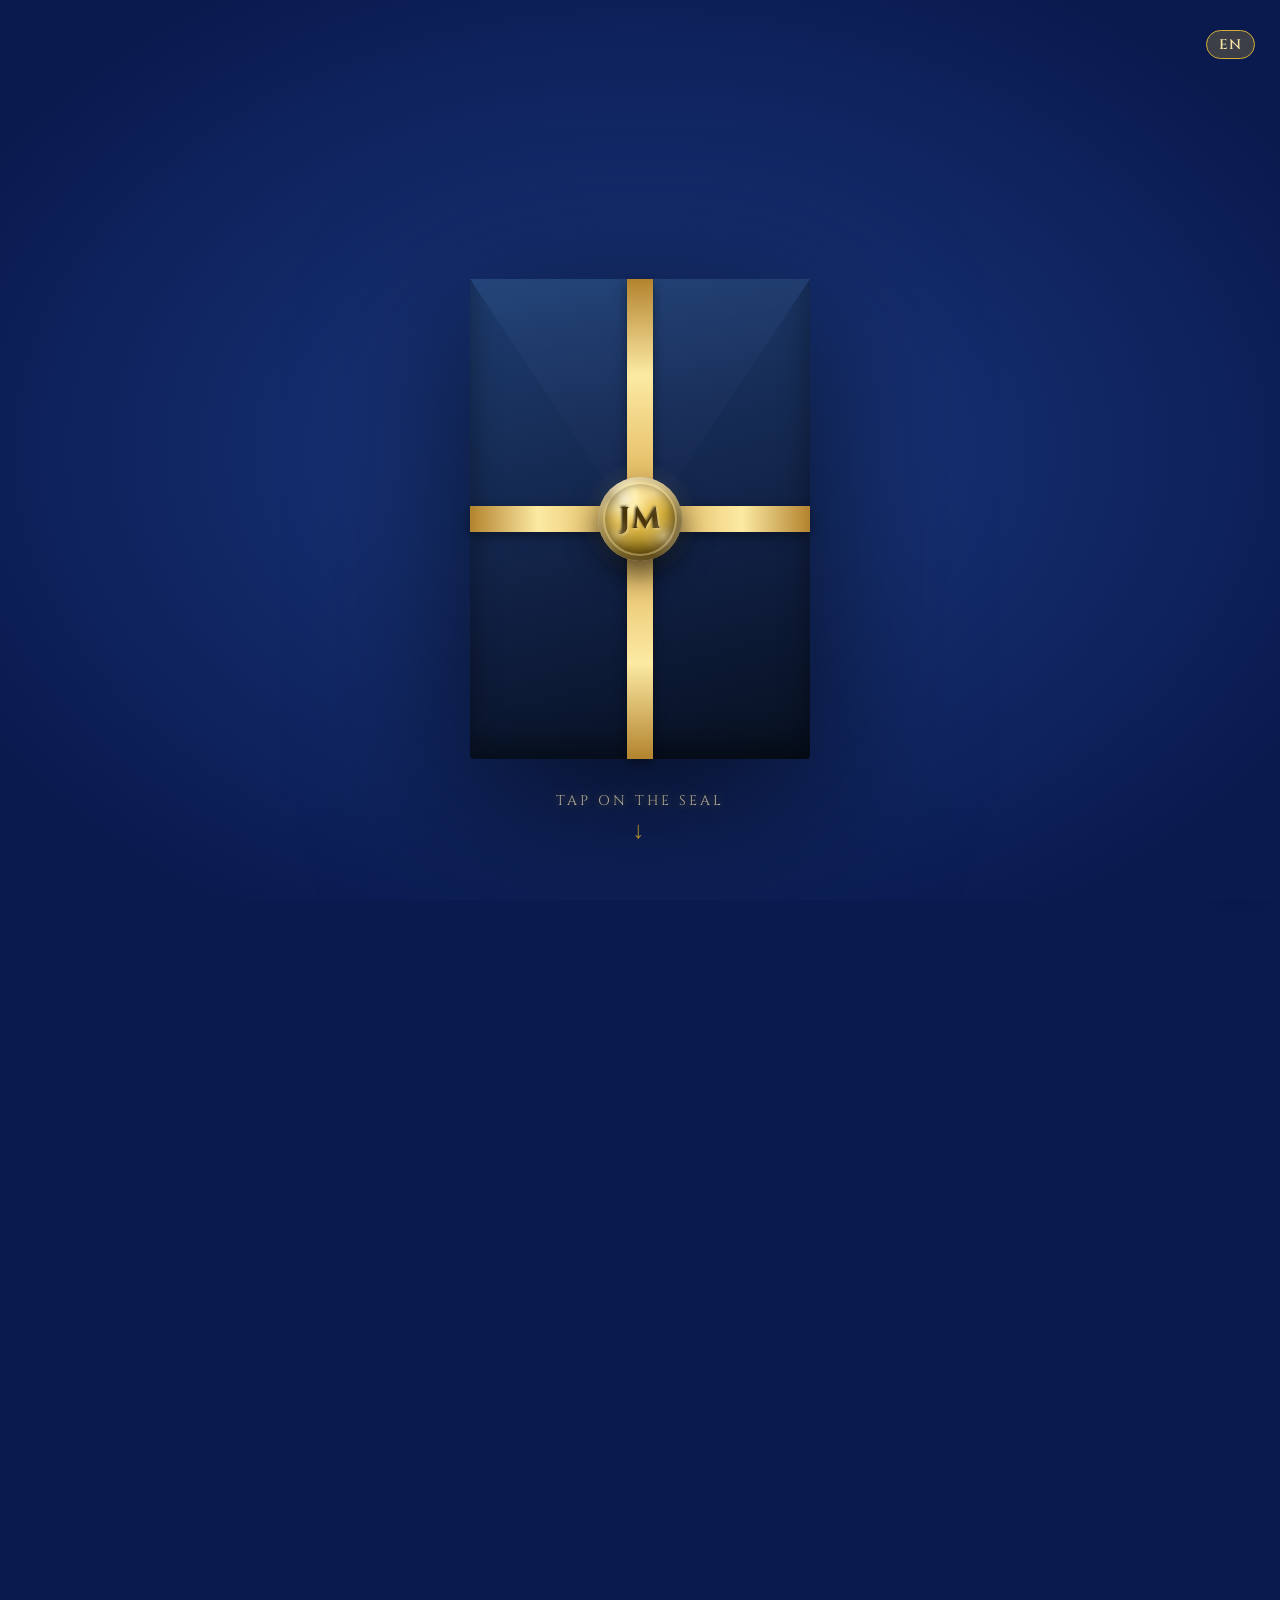
<file: tuy/index.html>
<!DOCTYPE html>
<html lang="ru">

<head>
  <link rel="icon" type="image/png" sizes="96x96" href="favicon96.png">
  <link rel="icon" type="image/png" sizes="32x32" href="favicon32.png">
  <link rel="icon" type="image/png" sizes="16x16" href="favicon16.png">
  <meta charset="UTF-8">
  <meta name="color-scheme" content="light only">
  <meta name="viewport"
    content="width=device-width, initial-scale=1.0, maximum-scale=1.0, user-scalable=no, viewport-fit=cover">
  <title>Приглашение на свадьбу</title>
  <link rel="preconnect" href="https://fonts.googleapis.com">
  <link
    href="https://fonts.googleapis.com/css2?family=Cormorant+Garamond:ital,wght@0,300;0,400;0,500;0,600;1,400&family=Cinzel:wght@400;500;600;700&family=Tangerine:wght@400;700&family=Great+Vibes&display=swap"
    rel="stylesheet">
  <!-- Подключаем CSS -->
  <link rel="stylesheet" href="css/base.css">
  <link rel="stylesheet" href="css/0-envelope.css">
  <link rel="stylesheet" href="css/1-hero.css">
  <link rel="stylesheet" href="css/2-countdown-quran.css">
  <link rel="stylesheet" href="css/3-timeline.css">
  <link rel="stylesheet" href="css/4-venue.css">
  <link rel="stylesheet" href="css/5-footer.css">
</head>

<body>

  <!-- ЕДИНЫЙ НЕПРЕРЫВНЫЙ ФОН ДЛЯ ВСЕЙ СТРАНИЦЫ -->
  <div class="bg-fixed" aria-hidden="true"></div>

  <!-- ============ 0. КОНВЕРТ ============ -->
  <div class="invitation-screen" id="invitationScreen">
    <div class="bg-particles" id="bgParticles"></div>

    <div class="invitation-wrapper">
      <div class="lang-switcher" id="langSwitcher">
        <button class="lang-switcher-btn" title="Выбрать язык">RU</button>
      </div>
      <div class="envelope-float" id="envelopeFloat" style="margin-top: 25vh;">


        <div class="envelope-3d" id="envelope3d">

          <!-- Задняя стенка конверта -->
          <div class="env-back"></div>

          <!-- Карточка -->
          <div class="env-card" id="envCard">
            <div class="env-card-glow"></div>
            <div class="env-card-inner">
              <div class="ec-orn">✦</div>
              <div class="ec-mono gold-shine" id="monogram">MJ</div>
              <div class="ec-title">Wedding Invitation</div>
              <div class="ec-divider"></div>
              <div class="ec-text" data-lang-key="envelope_text">Мы рады пригласить Вас<br>наше свадебное торжество
              </div>
              <div class="ec-orn">✦</div>
            </div>
          </div>

          <!-- Карман -->
          <div class="env-pocket"></div>

          <!-- Ленты -->
          <div class="env-ribbon-vertical" id="ribbonV"></div>
          <div class="env-ribbon-horizontal" id="ribbonH"></div>

          <!-- Клапан -->
          <div class="env-flap" id="envFlap"></div>

          <!-- Восковая печать -->
          <div class="env-seal" id="envSeal">
            <div class="wax-glow"></div>
            <div class="wax-body">
              <div class="wax-stamp" id="waxMonogram"></div>
            </div>
            <div class="wax-crack crack-1"></div>
            <div class="wax-crack crack-2"></div>
          </div>

        </div>
      </div>

      <div class="open-hint" id="openHint">
        <span class="hint-glow" data-lang-key="open_hint">Снимите печать</span>
        <div class="hint-arrow">↓</div>
      </div>
    </div>

    <div class="spark-field" id="sparkField"></div>
  </div>

  <!-- ============ ОСНОВНОЙ КОНТЕНТ ============ -->
  <main class="content" id="content">

    <div class="bg-decorations" id="bgDecorations">
      <div class="petals" id="petals"></div>
      <div class="crystal-rain" id="crystalRain"></div>
      <div class="ambient-sparkle" id="ambientSparkle"></div>
      <div class="floral-drift" id="floralDrift"></div>
    </div>


    <!-- 1. HERO -->
    <section class="hero">
      <div class="hero-bg"></div>
      <div class="hero-overlay"></div>

      <div class="hero-florals" aria-hidden="true">
        <span class="floral fl-1">❀</span>
        <span class="floral fl-2">❀</span>
        <span class="floral fl-3">❀</span>
        <span class="floral fl-4">❀</span>
      </div>

      <div class="chandeliers">
        <span></span><span></span><span></span><span></span><span></span>
      </div>

      <div class="hero-inner reveal">
        <div class="hero-topline" data-lang-key="hero_topline">— Приглашаем —<br>— на свадебное торжество —</div>
        <div class="hero-monogram">
          <span class="mono-letter gold-shine" id="monogram">JM</span>
        </div>

        <h1 class="hero-names">
          <span class="names-row fit-text" id="namesRow">
            <span class="name-shine" id="groomName">Джамшед</span>
            <span class="names-and">&amp;</span>
            <span class="name-shine" id="brideName">Муздалифа</span>
          </span>
        </h1>

        <div class="hero-line"></div>
        <div class="hero-date" id="weddingDate">7 ноября 2026</div>

        <div class="hero-quran">
          <div class="hq-orn">❁❁❁</div>
          <p class="hq-translate" data-lang-key="quran_1_translate">«И сотворили Мы вас парами»</p>
          <div class="hq-ref" data-lang-key="quran_1_ref">— Коран, Сура 78 «Весть», аят 8 —</div>
        </div>

        <div class="scroll-down">
          <div class="mouse"></div>
          <span data-lang-key="scroll_down">Листайте вниз</span>
        </div>
      </div>
    </section>

    <!-- 2. ОБРАТНЫЙ ОТСЧЁТ + АЯТ -->
    <section class="countdown-sec reveal">
      <h2 class="section-title" data-lang-key="countdown_title">До торжества осталось</h2>
      <div class="countdown" id="countdown">
        <div class="cd-item"><span class="cd-num" id="cdDays">00</span><span class="cd-label"
            data-lang-key="cd_days">дней</span></div>
        <div class="cd-item"><span class="cd-num" id="cdHours">00</span><span class="cd-label"
            data-lang-key="cd_hours">часов</span></div>
        <div class="cd-item"><span class="cd-num" id="cdMins">00</span><span class="cd-label"
            data-lang-key="cd_mins">минут</span></div>
        <div class="cd-item"><span class="cd-num" id="cdSecs">00</span><span class="cd-label"
            data-lang-key="cd_secs">секунд</span></div>
      </div>
    </section>

    <section class="quran-sec reveal">
      <div class="quran-frame">
        <div class="quran-corner tl"></div>
        <div class="quran-corner tr"></div>
        <div class="quran-corner bl"></div>
        <div class="quran-corner br"></div>
        <div class="quran-orn">❁</div>
        <p class="quran-translate" data-lang-key="quran_2_translate">«И из Его знамений — то, что Он сотворил для вас из
          вас самих супругов, чтобы вы находили в них покой, и установил между вами любовь и милосердие»</p>
        <div class="quran-divider"><span>❖</span></div>
        <div class="quran-ref" data-lang-key="quran_2_ref">Сура Ар-Рум, 30:21</div>
      </div>
    </section>

    <!-- 3. ТАЙМЛАЙН -->
    <section class="timeline-sec">
      <h2 class="section-title reveal" data-lang-key="timeline_title">Ход торжества</h2>
      <div class="timeline" id="timeline">
        <div class="tl-progress" id="tlProgress"></div>

        <div class="tl-item reveal" data-side="left">
          <div class="tl-dot"><span class="tl-icon">🌅</span></div>
          <div class="tl-card">
            <div class="tl-time">08:00</div>
            <h3 class="tl-name" data-lang-key="tl_name_1">Оши Нахор</h3>
            <p class="tl-desc" data-lang-key="tl_desc_1">Утренний плов — древняя традиция, объединяющая семьи за одним
              дастарханом.</p>
          </div>
        </div>

        <div class="tl-item reveal" data-side="right">
          <div class="tl-dot"><span class="tl-icon">🤵</span></div>
          <div class="tl-card">
            <div class="tl-time">14:00</div>
            <h3 class="tl-name" data-lang-key="tl_name_2">Ҷўра-домод</h3>
            <p class="tl-desc" data-lang-key="tl_desc_2">Сбор друзей жениха и торжественные проводы по традиции.</p>
          </div>
        </div>

        <div class="tl-item reveal" data-side="left">
          <div class="tl-dot"><span class="tl-icon">💍</span></div>
          <div class="tl-card">
            <div class="tl-time">15:30</div>
            <h3 class="tl-name" data-lang-key="tl_name_3">Церемония</h3>
            <p class="tl-desc" data-lang-key="tl_desc_3">Торжественная регистрация и обмен клятвами перед близкими.</p>
          </div>
        </div>

        <div class="tl-item reveal" data-side="right">
          <div class="tl-dot"><span class="tl-icon">🍽️</span></div>
          <div class="tl-card">
            <div class="tl-time">17:00</div>
            <h3 class="tl-name" data-lang-key="tl_name_4">Свадебный банкет</h3>
            <p class="tl-desc" data-lang-key="tl_desc_4">Праздничный ужин, музыка и первый танец молодожёнов.</p>
          </div>
        </div>

        <div class="tl-item reveal" data-side="left">
          <div class="tl-dot"><span class="tl-icon">🎂</span></div>
          <div class="tl-card">
            <div class="tl-time">19:00</div>
            <h3 class="tl-name" data-lang-key="tl_name_5">Свадебный торт</h3>
            <p class="tl-desc" data-lang-key="tl_desc_5">Разрезание торта и сладкий момент под звёздным светом люстр.
            </p>
          </div>
        </div>

        <div class="tl-item reveal" data-side="right">
          <div class="tl-dot"><span class="tl-icon">🌙</span></div>
          <div class="tl-card">
            <div class="tl-time">20:00</div>
            <h3 class="tl-name" data-lang-key="tl_name_6">Завершение торжества</h3>
            <p class="tl-desc" data-lang-key="tl_desc_6">Тёплые объятия, слова благодарности и добрые пожелания на
              прощание.</p>
          </div>
        </div>
      </div>
    </section>

    <!-- 4. МЕСТО ПРОВЕДЕНИЯ -->
    <section class="venue-sec reveal">
      <h2 class="section-title" data-lang-key="venue_title">Место торжества</h2>
      <div class="venue-card">
        <div class="venue-florals">❀ ❦ ❀</div>
        <div class="venue-icon">📍</div>
        <h3 class="venue-name" id="venueName">Свадебный зал «Tajmahal»</h3>
        <p class="venue-addr" id="venueAddr">Tajmahal Diamond, Худжанд</p>
        <div class="venue-map">
          <iframe id="mapFrame"
            src="https://www.google.com/maps?q=Tajmahal+Diamonds+Hall&ll=40.2984074,69.6478986&z=18&output=embed"
            loading="lazy" referrerpolicy="no-referrer-when-downgrade"></iframe>
        </div>
        <a class="venue-btn" id="mapBtn" data-lang-key="open_map" href="https://maps.app.goo.gl/HWGpkXRQCatr9p626"
          target="_blank">Открыть в картах</a>
      </div>
    </section>

    <!-- 5. ФУТЕР -->
    <footer class="footer reveal">

      <!-- 1. Карусель поздравлений -->
      <div class="wishes-count" id="wishesCount">0</div>
      <div class="wishes-carousel-wrap">
        <div class="wishes-carousel swiper">
          <div class="swiper-wrapper" id="wishesList"></div>
          <div class="swiper-pagination"></div>
        </div>
        <div class="swipe-hint" id="swipeHint" aria-hidden="true"><span class="swipe-hint-icon">👆</span></div>
      </div>

      <div class="footer-divider"></div>

      <!-- 2. Окно "Оставить поздравление" -->
      <button class="rsvp-btn" id="wishOpenBtn" data-lang-key="wish_open_btn">Оставить поздравление</button>
      <div class="modal-overlay" id="wishModal">
        <div class="modal-box">
          <span class="close-modal" id="wishModalClose">&times;</span>
          <h3 data-lang-key="wish_modal_title">Оставить поздравление</h3>
          <form id="wishForm" class="modal-form">
            <div class="form-group">
              <label for="wishName" data-lang-key="wish_name_label">Ваше имя</label>
              <input type="text" id="wishName" required minlength="2" maxlength="22">
            </div>
            <div class="form-group">
              <label for="wishText" data-lang-key="wish_text_label">Ваше поздравление</label>
              <textarea id="wishText" rows="4" required minlength="6" maxlength="180"></textarea>
              <div class="char-counter" id="wishTextCounter">0/180</div>
            </div>
            <div class="checkbox-group">
              <input type="checkbox" id="wishConsent" required>
              <label for="wishConsent" data-lang-key="wish_consent">Я даю согласие на публикацию моего поздравления на
                сайте после предварительной проверки организаторами свадьбы и я понимаю, что окончательное решение о
                публикации остаётся за ними.</label>
            </div>
            <button type="submit" class="rsvp-btn" data-lang-key="wish_submit">Отправить</button>
          </form>
          <div class="modal-success" id="wishSuccess">
            <span class="emoji">📨</span>
            <span data-lang-key="wish_sent_text">Спасибо! Ваше поздравление отправлено на модерацию и будет опубликовано
              после проверки.</span>
          </div>
        </div>
      </div>

      <!-- Сообщение снаружи (вместо кнопки после отправки) -->
      <div id="wishSuccessOutside" class="modal-success" style="display: none;">
        <span class="emoji">📨</span>
        <span data-lang-key="wish_sent_text">Спасибо! Ваше поздравление отправлено на модерацию и будет опубликовано
          после проверки.</span>
      </div>

      <div class="footer-divider"></div>

      <!-- 3. Монограмма и имена (существующий блок) -->
      <div class="footer-mono gold-shine" id="footMono">MJ</div>
      <p class="footer-names">
        <span class="fit-text" id="footNamesWrap">
          <span class="name-shine" id="footNames">Джамшед</span>
          <span class="names-and">&amp;</span>
          <span class="name-shine">Муздалифа</span>
        </span>
      </p>
      <p class="footer-date" id="footDate">07.11.2026</p>

      <div class="footer-divider"></div>

      <!-- 4. Модальное окно RSVP (открывается через старую кнопку) -->
      <div class="modal-overlay" id="rsvpModal">
        <div class="modal-box">
          <span class="close-modal" id="rsvpModalClose">&times;</span>
          <h3 data-lang-key="rsvp_modal_title">Подтверждение участия</h3>
          <form id="rsvpForm" class="modal-form">
            <div class="form-group">
              <label for="rsvpName" data-lang-key="rsvp_name_label">Ваше имя</label>
              <input type="text" id="rsvpName" required>
            </div>
            <div class="form-group">
              <label for="rsvpPhone" data-lang-key="rsvp_phone_label">Телефон (необязательно)</label>
              <input type="tel" id="rsvpPhone" placeholder="+ХХХ...">
            </div>
            <div class="form-group">
              <label for="rsvpSide" data-lang-key="rsvp_side_label">Вы со стороны</label>
              <select id="rsvpSide" required>
                <option value="groom" data-lang-key="rsvp_side_groom" selected>Жениха</option>
                <option value="bride" data-lang-key="rsvp_side_bride">Невесты</option>
              </select>
            </div>
            <div class="form-group">
              <label for="rsvpGuests" data-lang-key="rsvp_guests_label">Количество гостей</label>
              <select id="rsvpGuests" required>
                <option value="1" selected>1</option>
                <option value="2">2</option>
                <option value="3">3</option>
                <option value="4+">4+</option>
              </select>
            </div>
            <button type="submit" class="rsvp-btn" data-lang-key="rsvp_submit">Подтвердить</button>
          </form>

          <div class="modal-success" id="rsvpSuccess">
            <span class="emoji">✅</span>
            <span data-lang-key="rsvp_sent_text">Спасибо! Мы учли ваше присутствие.</span>
          </div>
        </div>
      </div>

      <!-- Сообщение снаружи (вместо кнопки после отправки) -->
      <div id="rsvpSuccessOutside" class="modal-success" style="display: none;">
        <span class="emoji">✅</span>
        <span data-lang-key="rsvp_sent_text">Спасибо! Мы учли ваше присутствие.</span>
      </div>

      <!-- 5. Старый блок RSVP (теперь он открывает модалку, номер телефона убран) -->
      <div class="footer-rsvp">
        <div class="rsvp-orn">❦</div>
        <h2 class="rsvp-title" data-lang-key="rsvp_title">Будем рады видеть вас</h2>
        <!-- Кнопка теперь открывает модальное окно, а не звонит -->
        <button class="rsvp-btn" id="rsvpOpenBtn" data-lang-key="rsvp_btn">Подтвердить участие</button>
      </div>

      <!-- 6. Сердечки -->
      <div class="footer-hearts">❤</div>
    </footer>
  </main>

  <!-- Кнопка "наверх" (новая деталь дизайна) -->
  <button class="scroll-top-btn" id="scrollTopBtn" title="Наверх" aria-label="Наверх">
    <svg viewBox="0 0 24 24"><path d="M12 19V5M5 12l7-7 7 7"/></svg>
  </button>

  <!-- Кнопка музыки -->
  <button class="music-btn" id="musicBtn" title="Музыка">♪</button>
  <audio id="bgMusic" loop preload="auto">
    <source src="assets/audio/audio.opus" type="audio/mpeg">
  </audio>

  <!-- Подключаем JavaScript -->
  <script src="js/config.js"></script>
  <script src="js/utils.js"></script>
  <script src="js/i18n.js"></script>
  <script src="js/0-envelope.js"></script>
  <script src="js/1-hero.js"></script>
  <script src="js/2-countdown.js"></script>
  <script src="js/3-timeline.js"></script>
  <script src="js/4-venue.js"></script>
  <script src="js/5-footer.js"></script>
  <script src="js/music.js"></script>
  <script src="js/main.js"></script>

  <link rel="stylesheet" href="https://cdn.jsdelivr.net/npm/swiper@11/swiper-bundle.min.css" />
  <script src="https://cdn.jsdelivr.net/npm/swiper@11/swiper-bundle.min.js"></script>
</body>

</html>
</file>
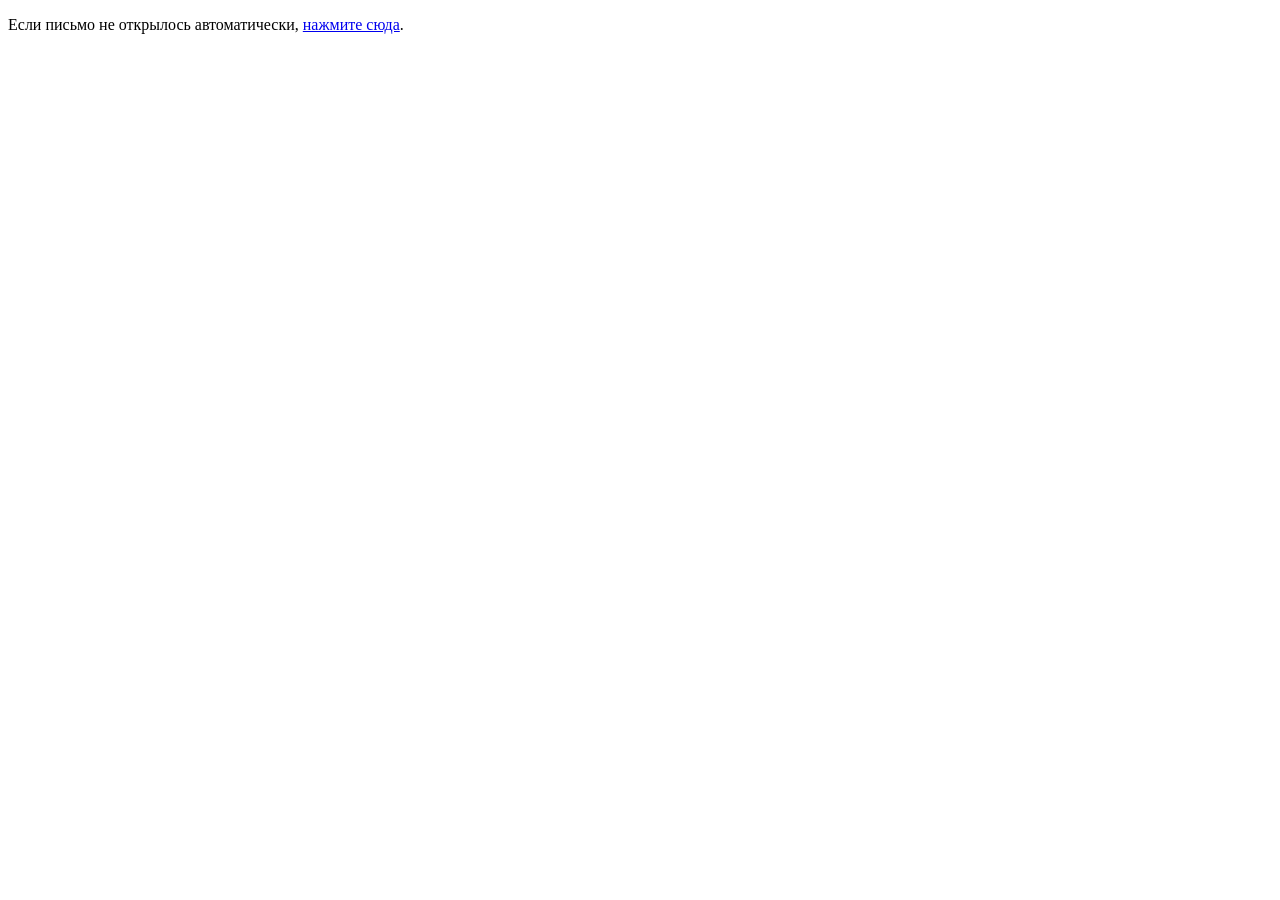
<file: email.html>
<!DOCTYPE html>
<html lang="ru">
<head>
    <meta charset="UTF-8">
    <title>Отправка письма</title>
    <script>
        window.onload = function() {
            window.location.href = "mailto:by@cj3dreams.me";
        };
    </script>
</head>
<body>
    <p>Если письмо не открылось автоматически, <a href="mailto:by@cj3dreams.me">нажмите сюда</a>.</p>
</body>
</html>
</file>
<file: tuy/css/base.css>
/* =========================================================
   БАЗОВЫЕ СТИЛИ (переменные, сброс, общее)
   ========================================================= */
:root{
  --royal-deep:#0a1a4f; --royal:#12296b; --royal-mid:#1e3a8a; --royal-light:#2b52c4;
  --sky:#4a7bd4; --ice:#d7e4ff; --white-silk:#f4f7ff;
  --gold:#d4af37; --gold-light:#f4e3a1; --gold-deep:#b8942b;
  --silver:#c9d4e8; --text-light:#eaf0ff; --text-dim:#a9bce0;
  --shadow:rgba(3,10,40,.55);
  --gold-grad:linear-gradient(135deg,#b8942b 0%,#f4e3a1 25%,#d4af37 50%,#f9f0c0 75%,#b8942b 100%);
  --font-serif:'Cormorant Garamond',serif;
  --font-title:'Cinzel',serif;
  --font-script:'Great Vibes',cursive;
  --font-arabic: 'Amiri', serif; 
  --vh:1vh;
  color-scheme: light only;
}
*{margin:0;padding:0;box-sizing:border-box;}
html{scroll-behavior:smooth;}
body{
  font-family:var(--font-serif);
  background:var(--royal-deep);
  color:var(--text-light);overflow-x:hidden;overflow-y:hidden;
  -webkit-font-smoothing:antialiased;
  position:relative;
}
body.scrollable{overflow-y:auto;-webkit-overflow-scrolling:touch;overscroll-behavior-y:none;}
::-webkit-scrollbar{width:7px;}
::-webkit-scrollbar-track{background:var(--royal-deep);}
::-webkit-scrollbar-thumb{background:var(--gold-grad);border-radius:4px;}

/* ===== ЕДИНЫЙ ФОН ===== */
.bg-fixed{
  position:fixed;top:0;left:0;width:100%;height:calc(var(--vh)*100);height:100lvh;z-index:-1;pointer-events:none;
  transform:translateZ(0);backface-visibility:hidden;
  background:
    radial-gradient(ellipse at 18% 8%,rgba(74,123,212,.28),transparent 55%),
    radial-gradient(ellipse at 85% 92%,rgba(43,82,196,.22),transparent 55%),
    linear-gradient(180deg,var(--royal-mid) 0%,var(--royal-deep) 45%,#071240 100%);
}

/* ===== ЗОЛОТОЙ БЛЕСК ===== */
.gold-shine,.name-shine{
  background:linear-gradient(100deg,
    #b8942b 0%,#d4af37 18%,#f4e3a1 36%,
    #fffef0 50%,#f4e3a1 64%,#d4af37 82%,#b8942b 100%);
  background-size:300% 100%;
  -webkit-background-clip:text;background-clip:text;
  -webkit-text-fill-color:transparent;color:transparent;
  animation:goldRun 9s ease-in-out infinite;
  will-change:background-position;
   padding: 0 9px;
}
.name-shine{animation-duration:11s;}
@keyframes goldRun{
  0%{background-position:0% 50%;}
  50%{background-position:100% 50%;}
  100%{background-position:0% 50%;}
}

/* ===== ОБЩИЙ ЗАГОЛОВОК СЕКЦИЙ ===== */
.section-title{font-family:var(--font-title);font-size:clamp(24px,6.5vw,40px);
  text-align:center;letter-spacing:3px;margin-bottom:34px;position:relative;
  background:linear-gradient(100deg,#b8942b 0%,#d4af37 18%,#f4e3a1 36%,#fffef0 50%,#f4e3a1 64%,#d4af37 82%,#b8942b 100%);
  background-size:300% 100%;
  -webkit-background-clip:text;background-clip:text;-webkit-text-fill-color:transparent;
  animation:goldRun 10s ease-in-out infinite;}
.section-title::after{content:"";display:block;width:60px;height:2px;margin:16px auto 0;background:var(--gold-grad);}

/* ===== REVEAL ===== */
.reveal{opacity:0;transform:translateY(45px);
  transition:opacity 1s ease,transform 1s cubic-bezier(.2,.7,.2,1);}
.reveal.in{opacity:1;transform:none;}

/* ===== ФОНОВЫЕ ДЕКОРАЦИИ (общий слой) ===== */
.bg-decorations {
  position: fixed;
  top: 0;
  left: 0;
  width: 100%;
  height: calc(var(--vh) * 100);
  height: 100lvh;
  pointer-events: none;
  z-index: 1;
  overflow: hidden;
}

.petals,
.crystal-rain,
.ambient-sparkle,
.floral-drift {
  position: absolute;
  inset: 0;
  overflow: hidden;
}

.petal {
  position: absolute;
  top: -30px;
  background: radial-gradient(circle at 30% 30%, #fff, #dce8ff 60%, #b8cdf0);
  border-radius: 150% 0 150% 0;
  box-shadow: 0 0 6px rgba(255, 255, 255, .5);
  animation: petalFall linear infinite;
}
@keyframes petalFall {
  0%   { transform: translateY(-30px) rotate(0); opacity: 0; }
  10%  { opacity: 1; }
  90%  { opacity: 1; }
  100% { transform: translateY(105vh) rotate(540deg) translateX(60px); opacity: 0; }
}

.ambient-sparkle span {
  position: absolute;
  border-radius: 50%;
  background: radial-gradient(circle, var(--gold-light), rgba(212, 175, 55, 0));
  animation: twinkle linear infinite;
  opacity: 0;
}

.drift-flower {
  position: absolute;
  top: -40px;
  color: rgba(200, 222, 255, .5);
  text-shadow: 0 0 10px rgba(180, 210, 255, .55);
  animation: driftFall linear infinite;
}
@keyframes driftFall {
  0%   { transform: translateY(-40px) translateX(0) rotate(0deg); opacity: 0; }
  8%   { opacity: .85; }
  92%  { opacity: .85; }
  100% { transform: translateY(105vh) translateX(50px) rotate(220deg); opacity: 0; }
}

/* ===== КНОПКА МУЗЫКИ ===== */
.music-btn{position:fixed;right:16px;bottom:16px;z-index:900;
  width:52px;height:52px;border-radius:50%;border:1px solid rgba(212,175,55,.5);
  background:linear-gradient(160deg,var(--royal-light),var(--royal-deep));
  color:var(--gold-light);font-size:22px;cursor:pointer;
  box-shadow:0 8px 20px var(--shadow);display:flex;align-items:center;justify-content:center;
  transition:transform .3s ease;}
.music-btn:hover{transform:scale(1.1);}
.music-btn.playing{animation:spin 4s linear infinite;}
@keyframes spin{to{transform:rotate(360deg);}}

/* ===== КНОПКА "НАВЕРХ" (новая деталь дизайна) ===== */
.scroll-top-btn{position:fixed;left:16px;bottom:16px;z-index:900;
  width:52px;height:52px;border-radius:50%;border:1px solid rgba(212,175,55,.5);
  background:linear-gradient(160deg,var(--royal-light),var(--royal-deep));
  color:var(--gold-light);font-size:20px;cursor:pointer;
  box-shadow:0 8px 20px var(--shadow);display:flex;align-items:center;justify-content:center;
  opacity:0;pointer-events:none;transform:translateY(12px) scale(.85);
  transition:opacity .35s ease,transform .35s ease;}
.scroll-top-btn.visible{opacity:1;pointer-events:auto;transform:translateY(0) scale(1);}
.scroll-top-btn:hover{transform:scale(1.1);}
.scroll-top-btn svg{width:20px;height:20px;fill:none;stroke:currentColor;stroke-width:2.4;
  stroke-linecap:round;stroke-linejoin:round;}

/* ===== АДАПТИВ ===== */
@media(max-width:600px){
  .timeline::before,.tl-progress{left:22px;}
  .tl-item{width:100%;left:0 !important;text-align:left !important;padding:18px 14px 18px 56px;}
  .tl-item .tl-dot{left:0 !important;right:auto !important;width:40px;height:40px;top:26px;}
  .tl-card{text-align:left;display:block;}
  .cd-item{padding:14px 4px;}
  .cd-num{font-size:clamp(22px,9vw,34px);}
  .cd-label{font-size:9px;}
}
@media(max-width:380px){
  .countdown{gap:8px;}
  .cd-item{padding:12px 3px;}
  .cd-label{letter-spacing:1px;}
  .hero-inner{padding:12px;}
  .quran-frame{padding:40px 22px;}
  .names-row{gap:8px;}
}
@media(max-height:700px){
  .hero{padding:40px 20px;}
  .hero-monogram{font-size:clamp(48px,18vw,90px);}
  .names-row{font-size:clamp(26px,8vw,58px);}
  .hero-quran{margin:22px auto 6px;}
  .scroll-down{margin-top:26px;}
}
@media(min-width:1000px){
  .hero-inner{max-width:700px;}
  .quran-frame,.venue-card{max-width:640px;}
}
@media(prefers-reduced-motion:reduce){
  *{animation:none !important;transition-duration:.01ms !important;}
}

/* ===== ОПТИМИЗАЦИЯ: ставим анимации на паузу, когда вкладка неактивна
   (пользователь свернул/переключил вкладку) — экономит батарею и CPU,
   не меняя внешний вид, когда страница видна ===== */
body.tab-hidden *{
  animation-play-state:paused !important;
}
</file>
<file: tuy/css/0-envelope.css>
/* =========================================================
   0. КОНВЕРТ — ТЕКСТУРА И ТЕНЬ (БАЗОВЫЙ ЦВЕТ)
   ========================================================= */

.invitation-screen {
  position: fixed;
  inset: 0;
  z-index: 1000;
  display: flex;
  align-items: center;
  justify-content: center;
  padding: 10px;
  background: radial-gradient(ellipse at center, #1b3a82 0%, #0a1a4f 85%);
  transition: transform 1.3s cubic-bezier(.7,0,.25,1), opacity 1s ease;
  overflow: hidden;
  transform: translateZ(0);
  backface-visibility: hidden;
}

.invitation-screen.lift {
  transform: translateY(-110%) translateZ(0) scale(0.93);
  opacity: 0;
  pointer-events: none;
}

.bg-particles { position: absolute; inset: 0; pointer-events: none; }

.invitation-wrapper {
  display: flex;
  flex-direction: column;
  align-items: center;
  gap: 32px;
}

/* ---------- Плавание + ОБЩАЯ ТЕНЬ ---------- */
.envelope-float {
  animation: envFloat 5s ease-in-out infinite;
  will-change: transform;
  backface-visibility: hidden; 
  transform: translateZ(0);
  /* ГЛУБОКАЯ ТЕНЬ НА ВЕСЬ КОНВЕРТ */
  filter: drop-shadow(0 40px 80px rgba(0, 0, 0, 0.65));
}
.envelope-float.frozen { animation: none; }

@keyframes envFloat {
  0%, 100% { transform: translateY(0); }
  50%      { transform: translateY(-10px); }
}

/* ---------- Контейнер ---------- */
.envelope-3d {
  position: relative;
  width: min(76vw, 340px);
  height: min(108vw, 480px);
  perspective: 1300px;
  cursor: pointer;
  transition: transform 0.35s ease;
  transform: translateZ(0);
}

/* ---------- ТЕКСТУРА БУМАГИ (на весь конверт) ---------- */
.envelope-3d::before {
  content: '';
  position: absolute;
  inset: 0;
  border-radius: 5px;
  pointer-events: none;
  z-index: 10; /* поверх всех внутренних слоёв */
  mix-blend-mode: soft-light; /* мягкое смешивание */
  opacity: 0.4;
  /* SVG-шум, создающий эффект бумаги */
  background-image: url("data:image/svg+xml,%3Csvg xmlns='http://www.w3.org/2000/svg' width='200' height='200'%3E%3Cfilter id='noise'%3E%3CfeTurbulence type='fractalNoise' baseFrequency='0.75' numOctaves='3' stitchTiles='stitch'/%3E%3CfeColorMatrix type='matrix' values='1 0 0 0 0 0 1 0 0 0 0 0 1 0 0 0 0 0 0.08 0'/%3E%3C/filter%3E%3Crect width='100%25' height='100%25' filter='url(%23noise)' opacity='0.6'/%3E%3C/svg%3E");
  background-size: 200px 200px;
}

/* ---------- Карман ---------- */
.env-pocket {
  position: absolute;
  inset: 0;
  z-index: 3;
  border-radius: 5px;
  background: linear-gradient(165deg, #1e3d70 0%, #0f1d3e 65%, #071120 100%);
  box-shadow: 0 35px 70px rgba(0,0,0,0.6), inset 0 -15px 30px rgba(0,0,0,0.4);
  clip-path: polygon(0% 0%, 1% 0%, 50% 42%, 99% 0%, 100% 0%, 100% 100%, 0% 100%);
  backface-visibility: hidden;
}

/* ---------- Карточка (чуть выглядывает из щели) ---------- */
.env-card {
  position: absolute;
  left: 14%;
  width: 72%;
  top: 24%;
  height: 62%;
  z-index: 2;
  border-radius: 3px;
  background: linear-gradient(145deg, #fdfbf9 0%, #f5f0e8 60%, #e6dfd3 100%);
  border: 1px solid rgba(212, 175, 55, 0.5);
  box-shadow: 0 15px 30px rgba(0,0,0,0.15), inset 0 0 0 1px rgba(255, 255, 255, 0.9);
  display: flex;
  align-items: flex-start;
  justify-content: center;
  padding-top: 14%;
  transform: translate3d(0, 0, 0);
  transition: transform 1.6s cubic-bezier(0.22, 1, 0.36, 1), box-shadow 1.6s ease;
  will-change: transform;
  backface-visibility: hidden;
}

.env-card-glow {
  position: absolute;
  inset: 0;
  border-radius: 3px;
  box-shadow: 0 0 36px rgba(255, 255, 255, 0.65);
  opacity: 0;
  transition: opacity 1s ease 0.5s;
  pointer-events: none;
}

.env-card.extract {
  transform: translate3d(0, -107%, 0);
  box-shadow: 0 28px 55px rgba(0, 0, 0, 0.6);
}
.env-card.extract .env-card-glow { opacity: 1; }

.ec-orn { color: var(--gold); font-size: 15px; }
.ec-mono { font-family: var(--font-title); font-size: 40px; font-weight: 700; letter-spacing: 4px; }
.ec-title { font-family: var(--font-serif); color: var(--royal-mid); font-size: 11px; letter-spacing: 2px; text-transform: uppercase; margin: 4px 0; }
.ec-divider { width: 45px; height: 1px; background: var(--gold); margin: 10px auto; }
.ec-text { font-family: var(--font-serif); font-size: 14px; color: #111a33; line-height: 1.7; }
.env-card-inner { text-align: center; padding: 20px; }

/* ---------- Ленты ---------- */
.env-ribbon-vertical, .env-ribbon-horizontal {
  position: absolute;
  z-index: 5;
  box-shadow: 0 4px 12px rgba(0, 0, 0, 0.4);
  transition: opacity 0.6s ease, transform 0.6s ease;
}

.env-ribbon-vertical {
  left: 50%; top: 0;
  width: 26px; height: 100%;
  transform: translateX(-50%);
  background: linear-gradient(180deg, #b3832e 0%, #fceaa3 20%, #dba94a 50%, #fceaa3 80%, #b3832e 100%);
}

.env-ribbon-horizontal {
  top: 50%; left: 0;
  width: 100%; height: 26px;
  transform: translateY(-50%);
  background: linear-gradient(90deg, #b3832e 0%, #fceaa3 20%, #dba94a 50%, #fceaa3 80%, #b3832e 100%);
}

.env-ribbon-vertical.fade  { opacity: 0; transform: translateX(-50%) scaleY(0.6); }
.env-ribbon-horizontal.fade { opacity: 0; transform: translateY(-50%) scaleX(0.7); }

/* ---------- Клапан ---------- */
.env-flap {
  position: absolute;
  left: 0%; top: 0;
  width: 100%; height: 52%;
  z-index: 4;
  clip-path: polygon(
    0% 0%,
    100% 0%,
    56% 90%,
    53% 96%,
    50% 98%,
    47% 96%,
    44% 90%
  );
  background: linear-gradient(170deg, #24457a 0%, #1a2f5a 55%, #112245 100%);
  transform-origin: top center;
  transform: rotateX(0deg) translateZ(0);
  transition: transform 1.1s cubic-bezier(0.33, 0, 0.2, 1), z-index 0s linear 0.4s;
  backface-visibility: visible;
  will-change: transform;
  filter: drop-shadow(0 10px 18px rgba(0, 0, 0, 0.5));
}

.env-flap.open {
  transform: rotateX(-172deg) translateZ(0);
  z-index: 1;
}

/* ---------- Восковая печать ---------- */
.env-seal {
  position: absolute;
  left: 50%; top: 50%;
  width: 84px; height: 84px;
  transform: translate(-50%, -50%) translateZ(0);
  backface-visibility: hidden;
  z-index: 10;
  cursor: pointer;
  transition: transform 0.3s ease;
}
.env-seal:hover { transform: translate(-50%, -50%) translateZ(0) scale(1.06); }

.wax-glow {
  position: absolute;
  inset: -14px;
  border-radius: 50%;
  background: radial-gradient(circle, rgba(251, 240, 185, 0.4) 0%, rgba(251, 240, 185, 0.15) 40%, rgba(251, 240, 185, 0.04) 60%, transparent 78%);
  animation: waxPulse 2.6s ease-in-out infinite;
  pointer-events: none;
  transition: opacity 0.4s ease;
}
@keyframes waxPulse {
  0%, 100% { opacity: 0.4; transform: scale(0.92); }
  50%      { opacity: 0.85; transform: scale(1.08); }
}

.wax-body {
  position: absolute;
  inset: 0;
  border-radius: 50%;
  display: flex;
  align-items: center;
  justify-content: center;
  background: radial-gradient(circle at 32% 26%, #fff6d6 0%, #ffefa8 14%, #eac250 32%, #d4af37 52%, #9c7a1f 78%, #5c3f0a 100%);
  box-shadow: 
    inset 0 6px 14px rgba(255, 255, 255, 0.55),
    inset 0 -14px 22px rgba(45, 30, 0, 0.65),
    inset 6px 0 10px rgba(255, 255, 255, 0.12),
    inset -6px 0 12px rgba(40, 26, 0, 0.35),
    0 14px 30px rgba(0, 0, 0, 0.65);
  transition: transform 0.5s ease, opacity 0.5s ease;
}

.wax-body::before {
  content: "";
  position: absolute;
  inset: 5px;
  border-radius: inherit;
  border: 2px solid rgba(255, 235, 170, 0.35);
  box-shadow: inset 0 0 8px rgba(60, 40, 0, 0.4);
}

/* Мелкие "натёки"/пузырьки застывшего воска по краю — добавляют реализма */
.wax-body::after {
  content: "";
  position: absolute;
  inset: 0;
  border-radius: inherit;
  pointer-events: none;
  background:
    radial-gradient(circle at 78% 70%, rgba(255, 246, 214, 0.45) 0%, rgba(255, 246, 214, 0.15) 12%, transparent 26%),
    radial-gradient(circle at 22% 68%, rgba(255, 246, 214, 0.3) 0%, rgba(255, 246, 214, 0.1) 10%, transparent 22%),
    radial-gradient(circle at 65% 20%, rgba(255, 255, 255, 0.35) 0%, rgba(255, 255, 255, 0.1) 14%, transparent 28%),
    radial-gradient(circle at 15% 25%, rgba(60, 40, 0, 0.25) 0%, rgba(60, 40, 0, 0.08) 12%, transparent 26%);
}

.wax-stamp {
  position: relative;
  font-family: var(--font-title);
  font-weight: 700;
  font-size: 30px;
  letter-spacing: 1px;
  color: #4a350a;
  text-shadow: none; 
  filter: drop-shadow(-1px -1px 1px rgba(0, 0, 0, 0.75)) drop-shadow(1px 1px 1px rgba(255, 240, 190, 0.6));
  will-change: auto;
}

.wax-crack {
  position: absolute;
  inset: 0;
  border-radius: 50%;
  background: radial-gradient(circle at 34% 28%, #eac250 0%, #d4af37 45%, #8a6a15 100%);
  box-shadow: 0 6px 14px rgba(0, 0, 0, 0.45);
  opacity: 0;
  clip-path: polygon(0 0, 58% 0, 48% 100%, 0 100%);
  transition: transform 0.7s cubic-bezier(0.34, 1.2, 0.5, 1), opacity 0.6s ease;
}
.wax-crack.crack-2 { clip-path: polygon(52% 0, 100% 0, 100% 100%, 42% 100%); }

.env-seal.broken { pointer-events: none; }
.env-seal.broken .wax-glow { opacity: 0; }
.env-seal.broken .wax-body { opacity: 0; transform: scale(0.9); }
.env-seal.broken .wax-crack { opacity: 1; }
.env-seal.broken .crack-1 { transform: translate(-64px, 18px) rotate(-30deg); opacity: 0; transition-delay: 0s; }
.env-seal.broken .crack-2 { transform: translate(64px, 18px) rotate(30deg); opacity: 0; transition-delay: 0s; }

/* ---------- Подсказка ---------- */
.open-hint {
  text-align: center;
  color: #fdf4d0;
  font-family: var(--font-title);
  letter-spacing: 3px;
  font-size: 14px;
  text-transform: uppercase;
  transition: opacity 0.4s ease;
}
.open-hint.hide { opacity: 0; pointer-events: none; }
.hint-glow { text-shadow: 0 0 8px rgba(214, 175, 55, 0.6); }
.hint-arrow {
  font-size: 24px;
  color: var(--gold);
  margin-top: 5px;
  animation: hintBounce 1.5s ease-in-out infinite;
}
@keyframes hintBounce {
  0%, 100% { transform: translateY(0); }
  50%      { transform: translateY(-6px); }
}

/* ---------- Искры ---------- */
.spark-field { position: fixed; inset: 0; pointer-events: none; z-index: 1100; }
.spark-field .spark {
  position: absolute;
  border-radius: 50%;
  background: radial-gradient(circle, #ffffff 10%, #fff4cc 50%, var(--gold) 100%);
  box-shadow: 0 0 12px #fff4cc;
  animation: sparkOut 1.1s cubic-bezier(0.1, 0.8, 0.3, 1) forwards;
}
@keyframes sparkOut {
  0%   { transform: translate(-50%, -50%) scale(1); opacity: 1; }
  100% { transform: translate(calc(-50% + var(--dx)), calc(-50% + var(--dy))) scale(0); opacity: 0; }
}

/* ---------- Задняя стенка ---------- */
.env-back {
  position: absolute;
  inset: 0;
  z-index: 1;
  border-radius: 5px;
  background: linear-gradient(160deg, #1b2c54 0%, #0c1a3b 70%, #050b1e 100%);
  box-shadow: inset 0 6px 18px rgba(0, 0, 0, 0.4);
  backface-visibility: hidden;
}

/* ---------- Переключатель языка ---------- */
.lang-switcher {
  position: absolute;
  top: max(30px, env(safe-area-inset-top, 30px));
  right: max(25px, env(safe-area-inset-right, 25px));
  z-index: 20;
}
.lang-switcher.hide {
  opacity: 0;
  pointer-events: none;
  transition: opacity 0.3s ease;
}
.lang-switcher-btn {
  background: rgba(212, 175, 55, 0.25);
  border: 1px solid var(--gold);
  color: var(--gold-light);
  font-family: var(--font-title);
  font-size: 14px;
  font-weight: 600;
  padding: 4px 12px;
  border-radius: 20px;
  cursor: pointer;
  transition: background 0.3s, transform 0.2s;
  backdrop-filter: blur(4px);
  letter-spacing: 1px;
}
.lang-switcher-btn:hover {
  background: rgba(212, 175, 55, 0.4);
  transform: scale(1.05);
}
</file>
<file: tuy/css/1-hero.css>
/* =========================================================
   1. HERO
   ========================================================= */
.hero,.countdown-sec,.quran-sec,.timeline-sec,.venue-sec,.footer{
  position:relative;z-index:5;isolation:isolate;
}

.hero{min-height:100vh;min-height:calc(var(--vh)*100);min-height:100svh;
  display:flex;align-items:center;justify-content:center;text-align:center;
  overflow:hidden;padding:50px 20px;}
.hero-bg{position:absolute;inset:0;z-index:0;
  background:radial-gradient(ellipse at 70% 35%,rgba(74,123,212,.35),transparent 60%);}
.hero-overlay{position:absolute;inset:0;z-index:0;
  background:radial-gradient(ellipse at center,transparent 40%,rgba(5,12,45,.5) 100%);}
.hero::after{content:"";position:absolute;inset:0;pointer-events:none;z-index:1;
  background-image:
    radial-gradient(2px 2px at 20% 30%,rgba(244,227,161,.9),transparent),
    radial-gradient(2px 2px at 70% 20%,rgba(215,228,255,.8),transparent),
    radial-gradient(1.5px 1.5px at 40% 70%,rgba(244,227,161,.7),transparent),
    radial-gradient(2px 2px at 85% 60%,rgba(215,228,255,.8),transparent),
    radial-gradient(1.5px 1.5px at 15% 80%,rgba(244,227,161,.7),transparent);
  background-repeat:no-repeat;animation:heroSparkle 5s ease-in-out infinite alternate;}
@keyframes heroSparkle{0%{opacity:.35;transform:translateY(0);}100%{opacity:.9;transform:translateY(-12px);}}

.hero-florals{position:absolute;inset:0;pointer-events:none;z-index:1;}
.floral{position:absolute;color:rgba(180,210,255,.55);
  text-shadow:0 0 14px rgba(150,190,255,.6);animation:floralSway 7s ease-in-out infinite;}
.fl-1{top:9%;left:6%;font-size:22px;animation-delay:0s;}
.fl-2{top:15%;right:8%;font-size:18px;animation-delay:1.4s;}
.fl-3{bottom:20%;left:9%;font-size:16px;animation-delay:2.6s;}
.fl-4{bottom:12%;right:11%;font-size:24px;animation-delay:.8s;}
@keyframes floralSway{
  0%,100%{transform:translateY(0) rotate(-4deg);opacity:.55;}
  50%{transform:translateY(-14px) rotate(4deg);opacity:1;}
}

.crystal-rain{overflow:hidden;}
.crystal-rain.hidden {
  opacity: 0;
  pointer-events: none;
  transition: opacity 0.5s ease;
}
.crystal{position:absolute;top:-20px;width:3px;height:16px;border-radius:50%;
  background:linear-gradient(to bottom,rgba(255,248,222,.95),rgba(244,227,161,.5) 55%,transparent);
  box-shadow:0 0 8px 1px rgba(244,227,161,.55);filter:blur(.4px);
  animation:crystalFall linear infinite;}
@keyframes crystalFall{0%{transform:translateY(-20px);opacity:0;}20%{opacity:1;}80%{opacity:1;}
  100%{transform:translateY(calc(var(--vh)*105));opacity:0;}}

.chandeliers{position:absolute;top:0;left:0;width:100%;height:100%;pointer-events:none;overflow:hidden;z-index:1;}
.chandeliers span{position:absolute;top:-4px;width:2px;height:60px;
  background:linear-gradient(to bottom,rgba(212,175,55,.6),transparent);animation:swing 5s ease-in-out infinite;}
.chandeliers span::after{content:"";position:absolute;bottom:-8px;left:50%;transform:translateX(-50%);
  width:8px;height:8px;border-radius:50%;
  background:radial-gradient(circle,var(--gold-light),rgba(212,175,55,.2));
  box-shadow:0 0 10px var(--gold-light),0 0 20px rgba(212,175,55,.5);}
.chandeliers span:nth-child(1){left:12%;height:90px;animation-delay:0s;}
.chandeliers span:nth-child(2){left:32%;height:55px;animation-delay:.8s;}
.chandeliers span:nth-child(3){left:54%;height:110px;animation-delay:1.4s;}
.chandeliers span:nth-child(4){left:73%;height:70px;animation-delay:.4s;}
.chandeliers span:nth-child(5){left:88%;height:95px;animation-delay:1.1s;}
@keyframes swing{0%,100%{transform:rotate(-2deg);}50%{transform:rotate(2deg);}}

.hero-inner{position:relative;z-index:20;padding:20px;max-width:600px;width:100%;}
.hero-topline {
  font-family: var(--font-serif);
  font-size: clamp(17px, 5vw, 23px); 
  letter-spacing: 3px;
  color: var(--gold-light);
  margin-bottom: 24px;
  font-style: italic;
  opacity: 0.9;
  line-height: 1.4; 
  

  text-shadow: 0 0 15px rgba(212, 175, 55, 0.25);
  animation: heroToplineFloat 6s ease-in-out infinite;
}

@keyframes heroToplineFloat {
  0%, 100% { 
    transform: translateY(0); 
    text-shadow: 0 0 15px rgba(212, 175, 55, 0.25); 
  }
  50% { 
    transform: translateY(-4px); 
    text-shadow: 0 0 30px rgba(212, 175, 55, 0.55); 
  }
}
.hero-monogram{font-family:var(--font-title);font-weight:700;
  font-size:clamp(56px,22vw,120px);line-height:1;position:relative;
  display:flex;align-items:center;justify-content:center;z-index:1;}
.hero-monogram::before{content:"";position:absolute;top:50%;left:50%;
  width:150%;height:150%;transform:translate(-50%,-50%);border-radius:50%;
  background:radial-gradient(circle,rgba(212,175,55,.28) 0%,transparent 60%);
  z-index:-1;filter:blur(22px);animation:glowPulse 3s ease-in-out infinite;pointer-events:none;}
@keyframes glowPulse{0%,100%{opacity:.5;transform:translate(-50%,-50%) scale(1);}
  50%{opacity:1;transform:translate(-50%,-50%) scale(1.2);}}
.hero-monogram .mono-letter{letter-spacing:8px;
  filter:drop-shadow(0 0 18px rgba(212,175,55,.4));}

.hero-names{display:flex;justify-content:center;width:100%;margin:16px 0 12px;overflow:visible;}
.names-row{
  display:inline-flex;align-items:baseline;white-space:nowrap;
  gap:0;font-family:var(--font-script);font-size: clamp(50px, 17vw, 115px);
  line-height:1.2;transform-origin:center center;will-change:transform;font-weight: 400;
}
.names-row .name-shine{white-space:nowrap;position:relative;z-index:1;}
.names-and{
  font-family:var(--font-serif);font-style:italic;font-weight:500;
  font-size:.62em;margin:0 .32em;position:relative;z-index:0;
  background:var(--gold-grad);-webkit-background-clip:text;background-clip:text;-webkit-text-fill-color:transparent;
}
.fit-text{display:inline-block;transform-origin:center center;transition:transform .25s ease;}

.hero-line{width:120px;height:2px;background:var(--gold-grad);margin:20px auto;position:relative;}
.hero-line::before,.hero-line::after{content:"";position:absolute;top:50%;transform:translateY(-50%);
  width:6px;height:6px;border-radius:50%;background:var(--gold-light);box-shadow:0 0 8px var(--gold-light);}
.hero-line::before{left:-12px;}.hero-line::after{right:-12px;}

.hero-date{font-family:var(--font-title);letter-spacing:5px;
  font-size:clamp(17px,5vw,25px);color:var(--gold-light);}

.hero-quran{margin:32px auto 8px;max-width:440px;animation:fadeUp 1.4s ease .6s both;}
@keyframes fadeUp{from{opacity:0;transform:translateY(20px);}to{opacity:1;transform:none;}}

.hq-orn {
  font-family: inherit;
  font-size: clamp(28px, 10vw, 60px);
  color: transparent;
  background: var(--gold-grad);
  -webkit-background-clip: text;
  background-clip: text;
  display: flex;
  justify-content: center;
  align-items: center;
  width: 100%;
  margin: 0 auto 26px auto;
  filter: drop-shadow(0 0 12px rgba(212, 175, 55, 0.5));
  white-space: nowrap;

}

@keyframes floatOrn {
  0%, 100% { transform: translateY(0) scale(1); }
  50%      { transform: translateY(-6px) scale(1.05); }
}


.hq-translate{font-family:var(--font-serif);font-style:italic;
  font-size:clamp(17px,4.8vw,22px);line-height:1.6;color:var(--ice);margin-bottom:8px;}
.hq-ref{font-family:var(--font-title);letter-spacing:2px;font-size:11px;
  color:var(--gold-light);text-transform:uppercase;opacity:.85;}

.scroll-down{margin-top:38px;color:var(--gold-light);
  font-family:var(--font-title);letter-spacing:3px;font-size:clamp(12px,3.5vw,14px);text-transform:uppercase;
  animation:scrollDownFloat 3s ease-in-out infinite;}
@keyframes scrollDownFloat{
  0%,100%{transform:translateY(0);}
  50%{transform:translateY(-6px);}
}
.mouse{width:26px;height:44px;border:2px solid var(--gold);border-radius:14px;
  margin:0 auto 12px;position:relative;overflow:hidden;}
.mouse::before{content:"";position:absolute;left:50%;top:8px;
  width:4px;height:9px;border-radius:2px;background:var(--gold);
  animation:mouseScroll 1.8s ease infinite;
  transform:translate(-50%,0);backface-visibility:hidden;}
@keyframes mouseScroll{
  0%{opacity:0;transform:translate(-50%,0);}
  30%{opacity:1;}
  60%{opacity:1;transform:translate(-50%,14px);}
  100%{opacity:0;transform:translate(-50%,14px);}
}

/* ===== ДОПОЛНИТЕЛЬНЫЙ ФИКС ДЛЯ САМЫХ МАЛЕНЬКИХ ЭКРАНОВ ===== */
@media (max-width: 480px) {
  .hq-orn {
    font-size: 34px; /* Увеличиваем, чтобы вязь гарантированно не сломалась */
  }
}
</file>
<file: tuy/css/2-countdown-quran.css>
/* =========================================================
   2. COUNTDOWN + QURAN
   ========================================================= */
.countdown-sec{padding:60px 20px;text-align:center;}
.countdown{display:grid;grid-template-columns:repeat(4,1fr);gap:12px;
  max-width:460px;margin:0 auto;}
.cd-item{position:relative;overflow:hidden;display:flex;flex-direction:column;align-items:center;
  background:linear-gradient(160deg,rgba(43,82,196,.35),rgba(10,26,79,.6));
  border:1px solid rgba(212,175,55,.35);border-radius:14px;padding:16px 6px;
  box-shadow:0 10px 30px var(--shadow),inset 0 1px 0 rgba(255,255,255,.08);backdrop-filter:blur(6px);}
.cd-item::after{content:"";position:absolute;top:0;left:-60%;width:40%;height:100%;
  background:linear-gradient(90deg,transparent,rgba(255,255,255,.15),transparent);
  transform:skewX(-20deg);animation:cardShine 5s ease-in-out infinite;}
.cd-item:nth-child(2)::after{animation-delay:.4s;}
.cd-item:nth-child(3)::after{animation-delay:.8s;}
.cd-item:nth-child(4)::after{animation-delay:1.2s;}
@keyframes cardShine{0%,100%{left:-60%;}50%{left:130%;}}
.cd-num{font-family:var(--font-title);font-weight:700;font-size:clamp(24px,8vw,40px);
  background:var(--gold-grad);-webkit-background-clip:text;background-clip:text;-webkit-text-fill-color:transparent;line-height:1;}
.cd-label{font-size:10px;letter-spacing:1.5px;color:var(--text-dim);text-transform:uppercase;margin-top:8px;}

.quran-sec{padding:70px 20px;display:flex;justify-content:center;}
.quran-frame{position:relative;max-width:600px;width:100%;text-align:center;padding:48px 30px;
  background:linear-gradient(160deg,rgba(43,82,196,.18),rgba(10,26,79,.5));
  border:1px solid rgba(212,175,55,.35);border-radius:22px;
  box-shadow:0 24px 60px var(--shadow),inset 0 1px 0 rgba(255,255,255,.07);
  backdrop-filter:blur(10px);overflow:hidden;}
.quran-frame::before{content:"";position:absolute;inset:0;border-radius:22px;padding:1px;
  background:linear-gradient(120deg,transparent 30%,rgba(244,227,161,.6) 50%,transparent 70%);
  background-size:250% 250%;
  -webkit-mask:linear-gradient(#000 0 0) content-box,linear-gradient(#000 0 0);
  -webkit-mask-composite:xor;mask-composite:exclude;
  animation:frameShine 8s ease-in-out infinite;pointer-events:none;}
@keyframes frameShine{
  0%{background-position:0% 0%;}
  50%{background-position:100% 0%;}
  100%{background-position:0% 0%;}
}
.quran-corner{position:absolute;width:26px;height:26px;border:2px solid var(--gold);opacity:.7;}
.quran-corner.tl{top:14px;left:14px;border-right:0;border-bottom:0;border-radius:6px 0 0 0;}
.quran-corner.tr{top:14px;right:14px;border-left:0;border-bottom:0;border-radius:0 6px 0 0;}
.quran-corner.bl{bottom:14px;left:14px;border-right:0;border-top:0;border-radius:0 0 0 6px;}
.quran-corner.br{bottom:14px;right:14px;border-left:0;border-top:0;border-radius:0 0 6px 0;}
.quran-orn{font-size:30px;background:var(--gold-grad);-webkit-background-clip:text;background-clip:text;
  -webkit-text-fill-color:transparent;margin-bottom:22px;animation:floatOrn 4s ease-in-out infinite;}
.quran-translate{font-family:var(--font-serif);font-style:italic;
  font-size:clamp(18px,5vw,26px);line-height:1.7;color:var(--ice);}
.quran-divider{display:flex;align-items:center;justify-content:center;gap:14px;margin:22px 0;}
.quran-divider::before,.quran-divider::after{content:"";height:1px;width:70px;
  background:linear-gradient(90deg,transparent,var(--gold),transparent);}
.quran-divider span{color:var(--gold);font-size:14px;}
.quran-ref{font-family:var(--font-title);letter-spacing:3px;font-size:13px;
  color:var(--gold-light);text-transform:uppercase;}
</file>
<file: tuy/css/3-timeline.css>
/* =========================================================
   3. TIMELINE
   ========================================================= */
.timeline-sec{padding:70px 18px 60px;}
.timeline{position:relative;max-width:640px;margin:0 auto;padding:20px 0;isolation:isolate;}

.timeline::before{content:"";position:absolute;left:50%;top:0;transform:translateX(-50%);
  width:0px;height:100%;background:rgba(212,175,55,.2);z-index:0;
  opacity: 0; visibility: hidden;
  transition: width 0.8s ease, opacity 0.8s ease, visibility 0.8s ease;}
.timeline.ready::before { width:2px; opacity: 1; visibility: visible; }

/* Золотой прогресс-бар (появляется плавно через 4 сек) */
.tl-progress{position:absolute;left:50%;top:0;transform:translateX(-50%);
  width:2px;height:0;background:var(--gold-grad);box-shadow:0 0 12px var(--gold);
  z-index:1;
  opacity: 0; visibility: hidden;
  transition: opacity 0.8s ease, visibility 0.8s ease, height .2s linear;}
.tl-progress.show { opacity: 1; visibility: visible; }
.tl-item{position:relative;width:50%;padding:24px 34px;box-sizing:border-box;z-index:2;}
.tl-item[data-side="left"]{left:0;text-align:right;}
.tl-item[data-side="right"]{left:50%;text-align:left;}
.tl-dot{position:absolute;top:32px;width:44px;height:44px;border-radius:50%;
  background:radial-gradient(circle at 35% 30%,var(--royal-light),var(--royal-deep));
  border:2px solid var(--gold);z-index:3;display:flex;align-items:center;justify-content:center;
  box-shadow:0 0 0 4px rgba(10,26,79,.9),0 0 18px rgba(212,175,55,.6);
  transition:transform .5s ease,box-shadow .5s ease;}
.tl-item[data-side="left"] .tl-dot{right:-22px;}
.tl-item[data-side="right"] .tl-dot{left:-22px;}
.tl-icon{font-size:20px;}
.tl-item.tl-in .tl-dot{transform:scale(1.15);box-shadow:0 0 0 4px rgba(10,26,79,.9),0 0 28px rgba(212,175,55,.9);}
.tl-card {
  position: relative;
  overflow: hidden;
  display: flex;
  flex-direction: column;
  justify-content: center;        /* вертикальное центрирование содержимого */
  text-align: left;
  height: 165px;                 /* фиксированная высота */
  min-height: 165px;             /* страховка */
  max-height: 165px;             /* ограничение сверху */
  background: linear-gradient(160deg, rgba(43,82,196,.28), rgba(10,26,79,.55));
  border: 1px solid rgba(212,175,55,.3);
  border-radius: 16px;
  padding: 18px 20px;
  max-width: 100%;
  box-shadow: 0 14px 34px var(--shadow), inset 0 1px 0 rgba(255,255,255,.06);
  backdrop-filter: blur(8px);
  opacity: 0;
  transform: translateY(28px);
  transition: opacity .8s ease, transform .8s cubic-bezier(.2,.7,.2,1);
}
.tl-item.tl-in .tl-card{opacity:1;transform:none;}
.tl-time{font-family:var(--font-title);font-weight:600;letter-spacing:2px;
  color:var(--gold-light);font-size:15px;margin-bottom:6px;}
.tl-name{font-family:var(--font-serif);font-size:clamp(20px,5vw,26px);
  color:var(--white-silk);margin-bottom:8px;font-weight:600;}
.tl-desc{font-size:14px;line-height:1.55;color:var(--text-dim);}

/* =========================================================
   МОБИЛЬНАЯ АДАПТАЦИЯ ТАЙМЛАЙНА
   ========================================================= */
@media (max-width: 640px) {
  /* Сдвигаем центральную линию влево */
  .timeline::before {
    left: 20px;
  }
  .tl-progress {
    left: 20px;
    transform: translateX(0);
  }

  /* Все элементы становятся на всю ширину и сдвигаются вправо */
  .tl-item {
    width: 100%;
    left: 0 !important;
    padding: 16px 16px 16px 60px; /* Отступ слева для иконки */
    text-align: left;
    box-sizing: border-box;
  }

  /* Иконки выстраиваем по левой линии */
  .tl-dot {
    left: 28px !important; /* Центрируем точку на линии */
    right: auto !important;
    top: 28px;
    width: 40px;
    height: 40px;
    transform: translateX(-50%);
  }

  /* Карточке даем 100% ширины контейнера и отменяем inline-block */
.tl-card {
    display: flex;               /* ← сохраняем flex */
    flex-direction: column;
    justify-content: center;
    height: 150px;               /* можно чуть уменьшить под мобилы */
    min-height: 150px;
    max-height: 150px;
    max-width: 100%;
    padding: 14px 16px;
  }
}
</file>
<file: tuy/css/4-venue.css>
/* =========================================================
   4. VENUE
   ========================================================= */
.venue-sec{padding:70px 20px;}
.venue-card{position:relative;overflow:hidden;max-width:560px;margin:0 auto;text-align:center;
  background:linear-gradient(160deg,rgba(43,82,196,.25),rgba(10,26,79,.55));
  border:1px solid rgba(212,175,55,.3);border-radius:20px;padding:32px 22px;
  box-shadow:0 20px 50px var(--shadow);backdrop-filter:blur(8px);}
.venue-florals{font-size:20px;letter-spacing:10px;margin-bottom:14px;
  background:var(--gold-grad);-webkit-background-clip:text;background-clip:text;-webkit-text-fill-color:transparent;
  animation:floatOrn 5s ease-in-out infinite;}
.venue-icon{font-size:34px;margin-bottom:6px;}
.venue-name{font-family:var(--font-serif);font-size:clamp(22px,6vw,30px);
  color:var(--white-silk);font-weight:600;margin-bottom:6px;}
.venue-addr{color:var(--text-dim);font-size:15px;letter-spacing:1px;margin-bottom:22px;}
.venue-map {
  position: relative;
  border-radius: 22px;
  overflow: hidden;
  border: 1px solid rgba(212,175,55,.35);
  box-shadow: 0 24px 60px var(--shadow), inset 0 1px 0 rgba(255,255,255,.07);
  backdrop-filter: blur(10px);
  background: linear-gradient(160deg, rgba(43,82,196,.18), rgba(10,26,79,.5));
  
  /* ВОТ ГЛАВНОЕ ИСПРАВЛЕНИЕ: */
  padding: 8px; /* Создаём видимую синюю рамку вокруг iframe */
}

.venue-map iframe {
  width: 100%;
  height: 250px;
  border: 0;
  display: block;
  border-radius: 12px; /* Скругляем края самого iframe под отступ */
  filter: saturate(1.1);
}
.venue-btn{display:inline-block;margin-top:22px;font-family:var(--font-title);
  letter-spacing:2px;font-size:14px;color:var(--royal-deep);text-decoration:none;
  background:var(--gold-grad);padding:14px 34px;border-radius:40px;
  box-shadow:0 8px 22px rgba(212,175,55,.4);transition:transform .3s,box-shadow .3s;
  position:relative;overflow:hidden;}
.venue-btn::after{content:"";position:absolute;top:0;left:-60%;width:40%;height:100%;
  background:linear-gradient(90deg,transparent,rgba(255,255,255,.6),transparent);
  transform:skewX(-20deg);animation:shine 3.5s ease infinite;}
.venue-btn:hover{transform:translateY(-3px);box-shadow:0 12px 30px rgba(212,175,55,.6);}
</file>
<file: tuy/css/5-footer.css>
/* =========================================================
   5. FOOTER
   ========================================================= */
.footer {
  padding: 70px 24px 90px;
  text-align: center;
}

.footer-mono {
  font-family: var(--font-title);
  font-weight: 700;
  font-size: clamp(50px, 15vw, 68px);
  letter-spacing: 8px;
  margin-bottom: 16px;
}

.footer-names {
  text-align: center;
  font-family: var(--font-script);
  font-size: clamp(36px, 11vw, 54px);
  margin-bottom: 10px;
  line-height: 1.3;
}

.footer-names .fit-text {
  display: inline-block;
  transform-origin: center center;
}

.footer-date {
  color: var(--gold-light);
  letter-spacing: 4px;
  font-size: clamp(16px, 4vw, 19px);
  margin-bottom: 48px;
}

.footer-rsvp {
  padding: 44px 0 8px;
  border-top: 1px solid rgba(212, 175, 55, .2);
  border-bottom: 1px solid rgba(212, 175, 55, .2);
  margin: 0 auto 30px;
  max-width: 460px;
}

.rsvp-orn {
  font-size: 32px;
  color: var(--gold);
  margin-bottom: 16px;
}

.rsvp-title {
  font-family: var(--font-title);
  font-size: clamp(24px, 6.5vw, 32px);
  letter-spacing: 2px;
  margin-bottom: 36px;
  background: var(--gold-grad);
  -webkit-background-clip: text;
  background-clip: text;
  -webkit-text-fill-color: transparent;
}

.rsvp-btn {
  display: inline-block;
  position: relative;
  overflow: hidden;
  font-family: var(--font-title);
  letter-spacing: 2px;
  font-size: 15px;
  color: var(--royal-deep);
  text-decoration: none;
  background: var(--gold-grad);
  padding: 18px 44px;
  border-radius: 44px;
  box-shadow: 0 10px 30px rgba(212, 175, 55, .45);
  transition: transform .3s ease;
  margin-bottom: 16px;
}

.rsvp-btn::after {
  content: "";
  position: absolute;
  top: 0;
  left: -60%;
  width: 40%;
  height: 100%;
  background: linear-gradient(90deg, transparent, rgba(255, 255, 255, .7), transparent);
  transform: skewX(-20deg);
  animation: shine 3s ease infinite;
}

@keyframes shine {
  0% {
    left: -60%;
  }

  60% {
    left: 120%;
  }

  100% {
    left: 120%;
  }
}

.rsvp-btn:hover {
  transform: translateY(-4px) scale(1.03);
}

.footer-hearts {
  color: var(--gold);
  font-size: 22px;
  margin-top: 16px;
  animation: heartBeat 1.6s ease infinite;
}

@keyframes heartBeat {

  0%,
  100% {
    transform: scale(1);
  }

  30% {
    transform: scale(1.3);
  }
}

/* =========================================================
   РАСШИРЕНИЕ ФУТЕРА — ПОЗДРАВЛЕНИЯ И RSVP (ОКНА)
   ========================================================= */

/* --- Разделители --- */
.footer-divider {
  width: 60px;
  height: 1px;
  background: var(--gold-grad);
  margin: 30px auto;
}

/* --- Счётчик поздравлений --- */
.wishes-count {
  font-family: var(--font-title);
  font-size: 14px;
  color: var(--gold-light);
  letter-spacing: 2px;
  margin-bottom: 20px;
  text-align: center;
}

/* --- Карусель поздравлений --- */
.wishes-carousel {
  position: relative;
  max-width: 800px;
  margin: 0 auto;
  overflow: visible;
  padding: 8px 0;
}

/* --- Подсказка "можно листать карусель" (без текста, только жест) --- */
.wishes-carousel-wrap {
  position: relative;
}
.swipe-hint {
  position: absolute;
  left: 50%;
  top: 50%;
  transform: translate(-50%, -50%);
  z-index: 50;
  pointer-events: none;
  opacity: 0;
  transition: opacity 0.5s ease;
}
.swipe-hint.show {
  opacity: 0.9;
  animation: swipeHintMove 1.8s ease-in-out infinite;
}
.swipe-hint-icon {
  display: inline-block;
  font-size: 30px;
  filter: drop-shadow(0 2px 6px rgba(0,0,0,0.6));
}
@keyframes swipeHintMove {
  0%, 100% { transform: translate(-120%, -50%); }
  50%      { transform: translate(20%, -50%); }
}
.wishes-carousel .swiper-wrapper {
  padding-bottom: 10px;
}

.wish-card {
  background: linear-gradient(160deg, rgba(43,82,196,.28), rgba(10,26,79,.55));
  border: 1px solid rgba(212,175,55,.3);
  border-radius: 16px;
  padding: 18px 20px;
  box-shadow: 0 2px 8px rgba(0,0,0,0.2);
  backdrop-filter: blur(8px);
  min-height: 170px;
  max-height: 170px;
  overflow: hidden;
  display: flex;
  flex-direction: column;
  justify-content: center;
}
.wish-card .wish-name {
  font-family: var(--font-title);
  color: var(--gold-light);
  font-size: 15px;
  margin-bottom: 5px;
}

.wish-card .wish-text {
  font-family: var(--font-serif);
  font-size: 15px;
  color: var(--text-light);
  line-height: 1.1;
}

.wish-card .wish-date {
  position: absolute;
  bottom: 8px;
  right: 12px;
  margin: 0; 
  font-size: 12px;
  color: var(--text-dim);
}


.swiper-pagination {
  position: static !important;
  margin-top: 12px;
}

.swiper-pagination-bullet {
  background: var(--gold) !important;
  opacity: 0.5;
}

.swiper-pagination-bullet-active {
  opacity: 1;
}

/* --- Кнопки открытия окон --- */
.footer-action-btn {
  display: inline-block;
  font-family: var(--font-title);
  letter-spacing: 2px;
  font-size: 15px;
  color: var(--royal-deep);
  background: var(--gold-grad);
  padding: 14px 40px;
  border-radius: 40px;
  border: none;
  cursor: pointer;
  box-shadow: 0 8px 22px rgba(212, 175, 55, .4);
  transition: transform .3s, box-shadow .3s;
  margin: 0 auto;
  display: block;
}

.footer-action-btn:hover {
  transform: translateY(-2px);
  box-shadow: 0 12px 30px rgba(212, 175, 55, .6);
}

/* --- Модальные окна --- */
.modal-overlay {
  position: fixed;
  inset: 0;
  background: rgba(0, 0, 0, 0.7);
  backdrop-filter: blur(8px);
  z-index: 2000;
  display: none;
  align-items: center;
  justify-content: center;
  padding: 20px;
}

.modal-overlay.active {
  display: flex;
}

.modal-box {
  background: linear-gradient(160deg, rgba(43, 82, 196, .35), rgba(10, 26, 79, .7));
  border: 1px solid rgba(212, 175, 55, .4);
  border-radius: 24px;
  padding: 30px 24px;
  max-width: 500px;
  width: 100%;
  box-shadow: 0 30px 60px var(--shadow);
  backdrop-filter: blur(12px);
  position: relative;
}

.modal-box .close-modal {
  position: absolute;
  top: 12px;
  right: 18px;
  font-size: 24px;
  color: var(--gold-light);
  cursor: pointer;
  transition: none !important;
  transform: none !important;
}

.modal-box .close-modal:hover {
  opacity: 0.7;
  transition: opacity 0.2s;
}
.modal-box .close-modal:active {
  transform: none !important; 
}

.modal-box h3 {
  font-family: var(--font-title);
  color: var(--gold-light);
  text-align: center;
  margin-bottom: 24px;
}

/* --- Формы внутри модалок --- */
.modal-form .form-group {
  margin-bottom: 18px;
}

.modal-form label {
  display: block;
  font-family: var(--font-serif);
  color: var(--gold-light);
  font-size: 14px;
  margin-bottom: 6px;
  text-align: center;
  /* центрируем лейблы */
}

.modal-form input,
.modal-form textarea,
.modal-form select {
  width: 100%;
  padding: 12px 16px;
  border-radius: 10px;
  border: 1px solid rgba(212, 175, 55, .35);
  background: rgba(10, 26, 79, .6);
  color: var(--text-light);
  font-family: var(--font-serif);
  font-size: 15px;
  transition: border 0.3s;
  outline: none;
}

.modal-form input:focus,
.modal-form textarea:focus,
.modal-form select:focus {
  border-color: var(--gold);
}

.modal-form textarea {
  resize: vertical;
  min-height: 80px;
}

.char-counter {
  text-align: right;
  font-size: 12px;
  color: var(--text-dim);
  margin-top: 4px;
}
.char-counter.limit {
  color: #ff8080;
}

.modal-form .checkbox-group {
  display: flex;
  align-items: flex-start;
  gap: 10px;
  margin: 16px 0;
}

.modal-form .checkbox-group input[type="checkbox"] {
  width: auto;
  margin-top: 4px;
  accent-color: var(--gold);
}

.modal-form .checkbox-group label {
  font-size: 13px;
  color: var(--text-dim);
  line-height: 1.4;
}

.modal-form button[type="submit"] {
  display: inline-block;
  font-family: var(--font-title);
  letter-spacing: 2px;
  font-size: 15px;
  color: var(--royal-deep);
  background: var(--gold-grad);
  padding: 14px 40px;
  border-radius: 40px;
  border: none;
  cursor: pointer;
  box-shadow: 0 8px 22px rgba(212, 175, 55, .4);
  transition: transform .3s, box-shadow .3s;
}

.modal-form button[type="submit"]:hover {
  transform: translateY(-2px);
  box-shadow: 0 12px 30px rgba(212, 175, 55, .6);
}

/* --- Сообщение после отправки (внутри модалки) --- */
.modal-success {
  text-align: center;
  font-family: var(--font-serif);
  font-size: 18px;
  color: var(--gold-light);
  padding: 20px;
  background: rgba(212, 175, 55, 0.1);
  border-radius: 16px;
  border: 1px solid rgba(212, 175, 55, .3);
  display: none;
}

.modal-success .emoji {
  font-size: 40px;
  display: block;
  margin-bottom: 12px;
}

/* --- Сообщения снаружи (вместо кнопок) --- */
#wishSuccessOutside,
#rsvpSuccessOutside {
  max-width: 500px;
  margin: 0 auto 32px auto;
  /* отступ снизу, чтобы разделитель не прилипал */
  box-sizing: border-box;
}

/* --- Декоративные эмодзи внутри карточки (внизу слева) --- */
.wish-card .wish-emoji {
  position: absolute;
  bottom: 8px;
  left: 12px;
  font-size: 20px;
  opacity: 0.6;
  color: var(--gold-light); /* Золотой цвет из твоей темы */
  animation: floatEmoji 4s ease-in-out infinite;
  pointer-events: none;
}

@keyframes floatEmoji {
  0%, 100% { transform: translateY(0) rotate(0deg); }
  50% { transform: translateY(-4px) rotate(5deg); }
}
</file>
